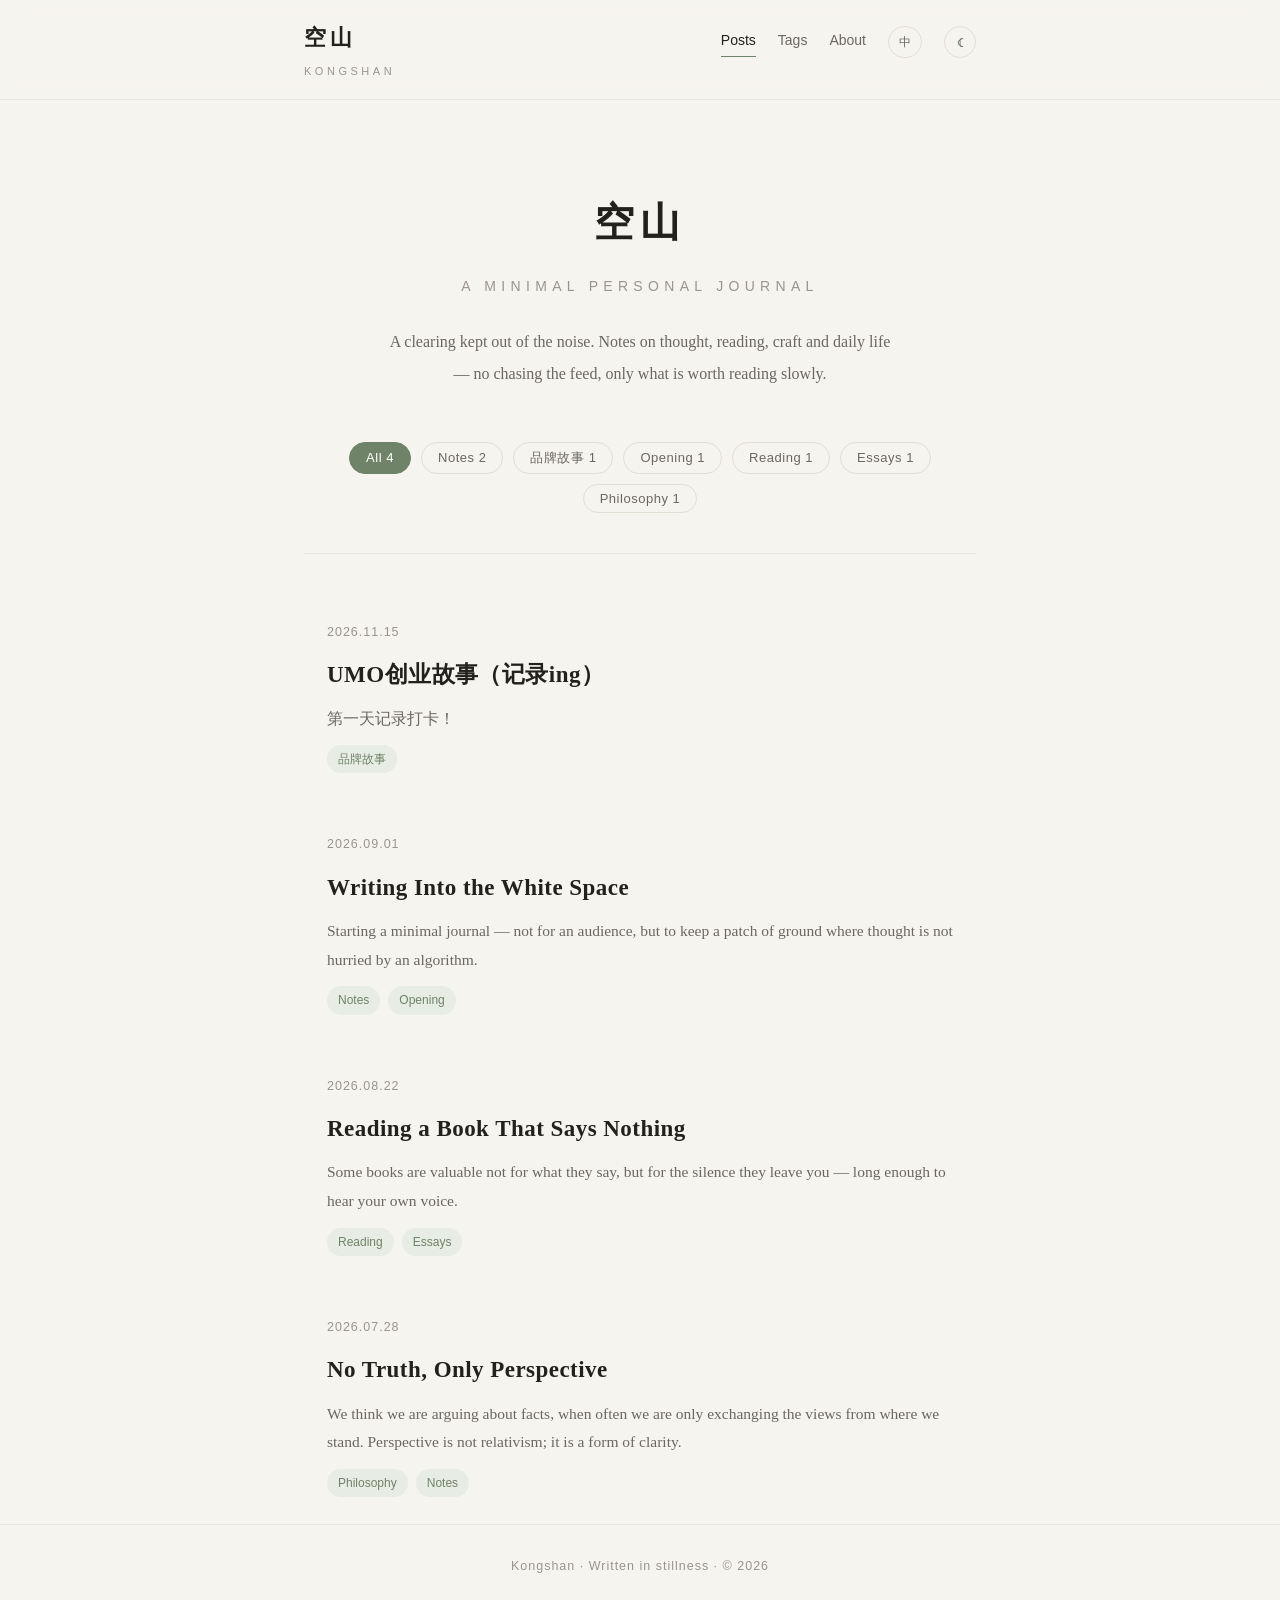
<file: index.html>
<!DOCTYPE html>
<html lang="zh-CN" data-theme="light">
<head>
  <meta charset="UTF-8">
  <meta name="viewport" content="width=device-width, initial-scale=1.0">
  <title data-i18n-title="title.home">空山 · 极简个人志</title>
  <meta name="description" content="一个人的极简个人志 —— 随想、阅读、技术与生活的留白处。" data-i18n-desc="desc.home">
  <link rel="stylesheet" href="assets/css/style.css?v=20261112">
</head>
<body>
  <div id="progress"></div>

  <header class="site-header">
    <nav>
      <a href="index.html" class="brand">空山<small>KONGSHAN</small></a>
      <div class="nav-links">
        <a href="index.html" class="active" data-i18n="nav.posts">文章</a>
        <a href="tags.html" data-i18n="nav.tags">标签</a>
        <a href="about.html" data-i18n="nav.about">关于</a>
        <button id="lang-toggle" class="lang-toggle" aria-label="切换语言" title="切换语言">EN</button>
        <button id="theme-toggle" aria-label="切换主题" title="切换主题">☾</button>
      </div>
    </nav>
  </header>

  <main>
    <section class="hero wrap">
      <h1 data-i18n="hero.title">空山</h1>
      <p class="tagline" data-i18n="hero.tagline">一 个 人 的 极 简 个 人 志</p>
      <p class="intro" data-i18n="hero.intro">在喧嚣里留一块空地。这里收着随想、阅读、技术与生活——不追热点，只写值得慢读的。</p>
    </section>

    <div class="wrap">
      <div class="filters" id="filters"><!-- 标签筛选由 JS 注入 --></div>
      <div class="post-list" id="post-list">
        <p class="empty" data-i18n="list.loading">正在载入文章…</p>
      </div>
    </div>
  </main>

  <footer class="site-footer">
    <span data-i18n="footer">空山 · 以静写心 · © 2026</span>
  </footer>

  <script src="assets/js/i18n.js"></script>
  <script src="assets/js/markdown.js"></script>
  <script src="assets/js/site.js"></script>
  <script src="assets/js/home.js?v=20261112"></script>
</body>
</html>
</file>
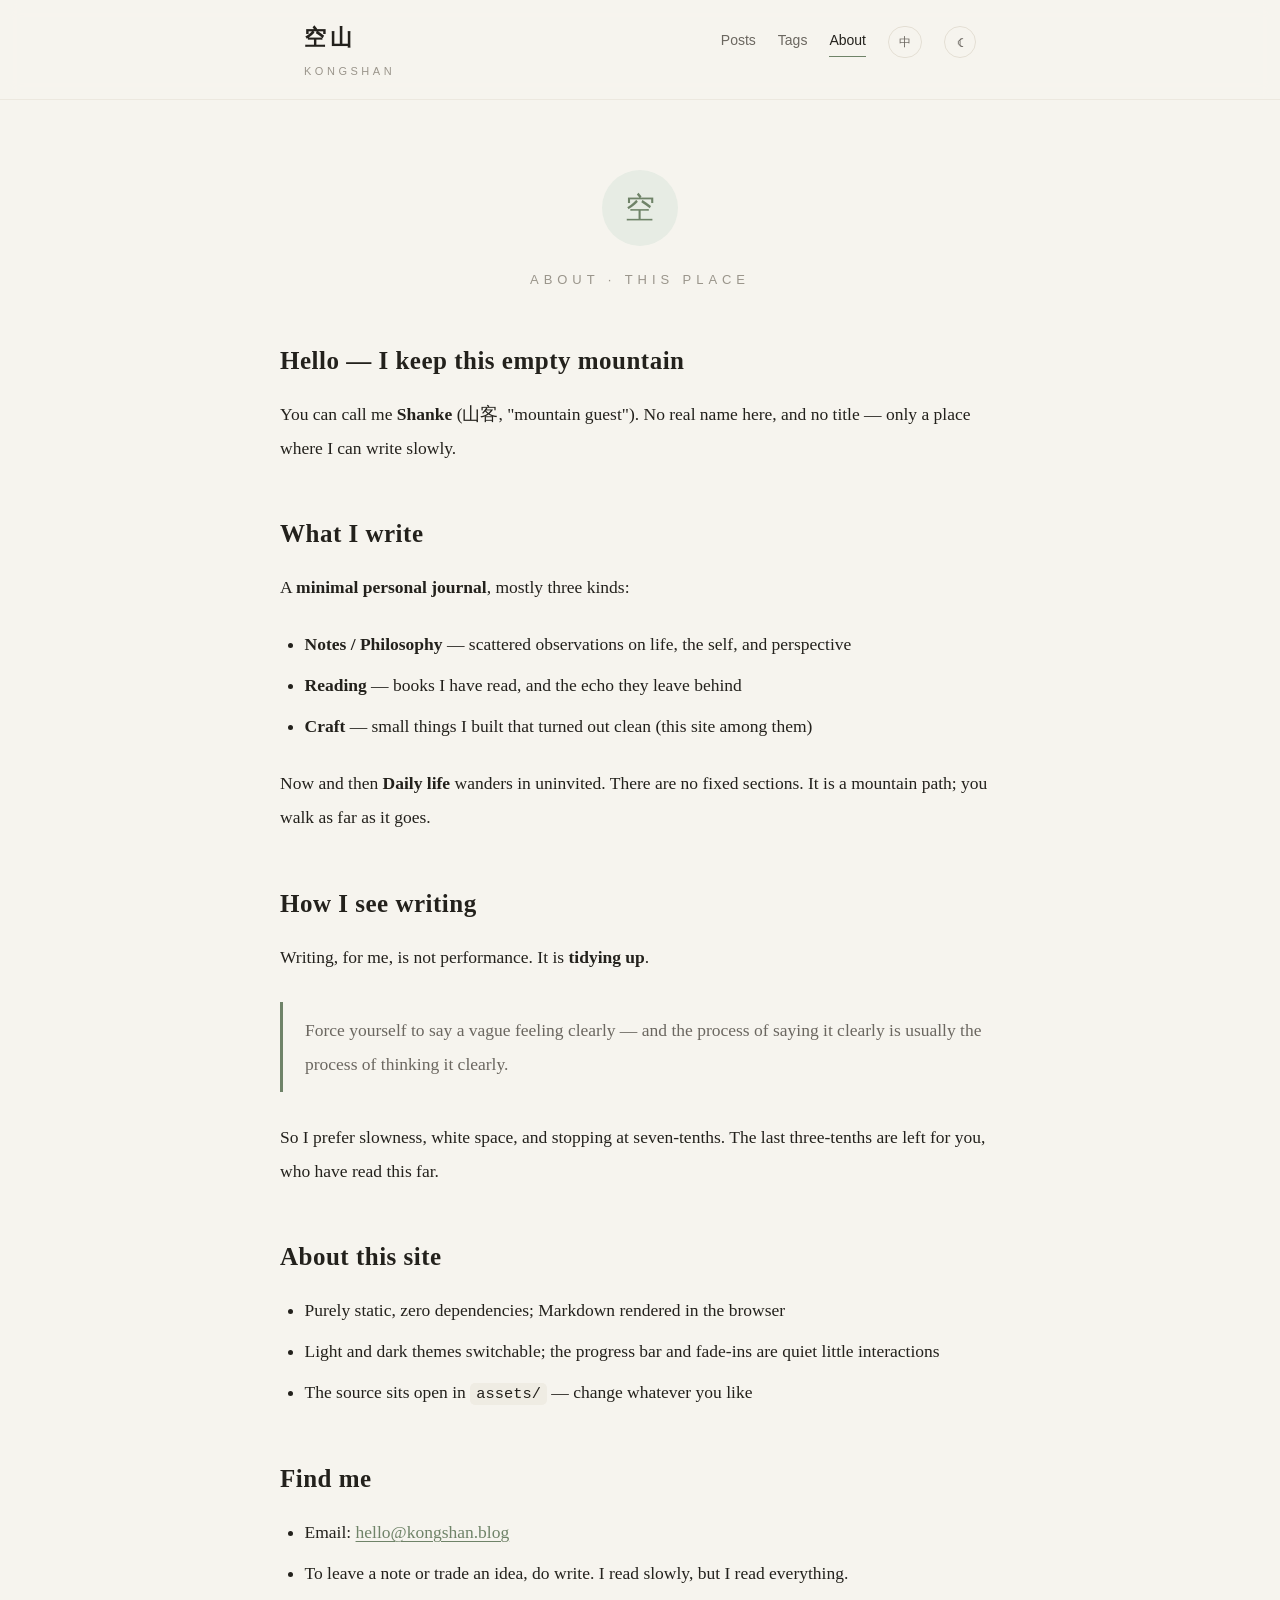
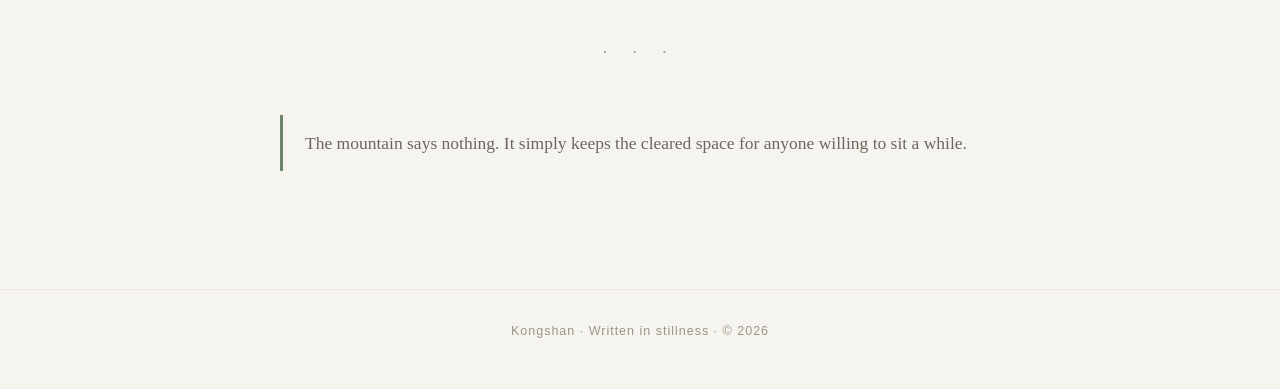
<file: about.html>
<!DOCTYPE html>
<html lang="zh-CN" data-theme="light">
<head>
  <meta charset="UTF-8">
  <meta name="viewport" content="width=device-width, initial-scale=1.0">
  <title data-i18n-title="title.about">关于 · 空山</title>
  <meta name="description" content="关于空山 · 极简个人志" data-i18n-desc="desc.about">
  <link rel="stylesheet" href="assets/css/style.css">
</head>
<body>
  <div id="progress"></div>

  <header class="site-header">
    <nav>
      <a href="index.html" class="brand">空山<small>KONGSHAN</small></a>
      <div class="nav-links">
        <a href="index.html" data-i18n="nav.posts">文章</a>
        <a href="tags.html" data-i18n="nav.tags">标签</a>
        <a href="about.html" class="active" data-i18n="nav.about">关于</a>
        <button id="lang-toggle" class="lang-toggle" aria-label="切换语言" title="切换语言">EN</button>
        <button id="theme-toggle" aria-label="切换主题" title="切换主题">☾</button>
      </div>
    </nav>
  </header>

  <main class="wrap about">
    <div class="avatar">空</div>
    <p class="who" data-i18n="about.eyebrow">ABOUT · 关 于 这 里</p>
    <article class="prose reveal" id="about-root">
      <p class="empty" data-i18n="about.loading">正在载入…</p>
    </article>
  </main>

  <footer class="site-footer">
    <span data-i18n="footer">空山 · 以静写心 · © 2026</span>
  </footer>

  <script src="assets/js/i18n.js"></script>
  <script src="assets/js/markdown.js"></script>
  <script src="assets/js/site.js"></script>
  <script src="assets/js/about.js"></script>
</body>
</html>
</file>
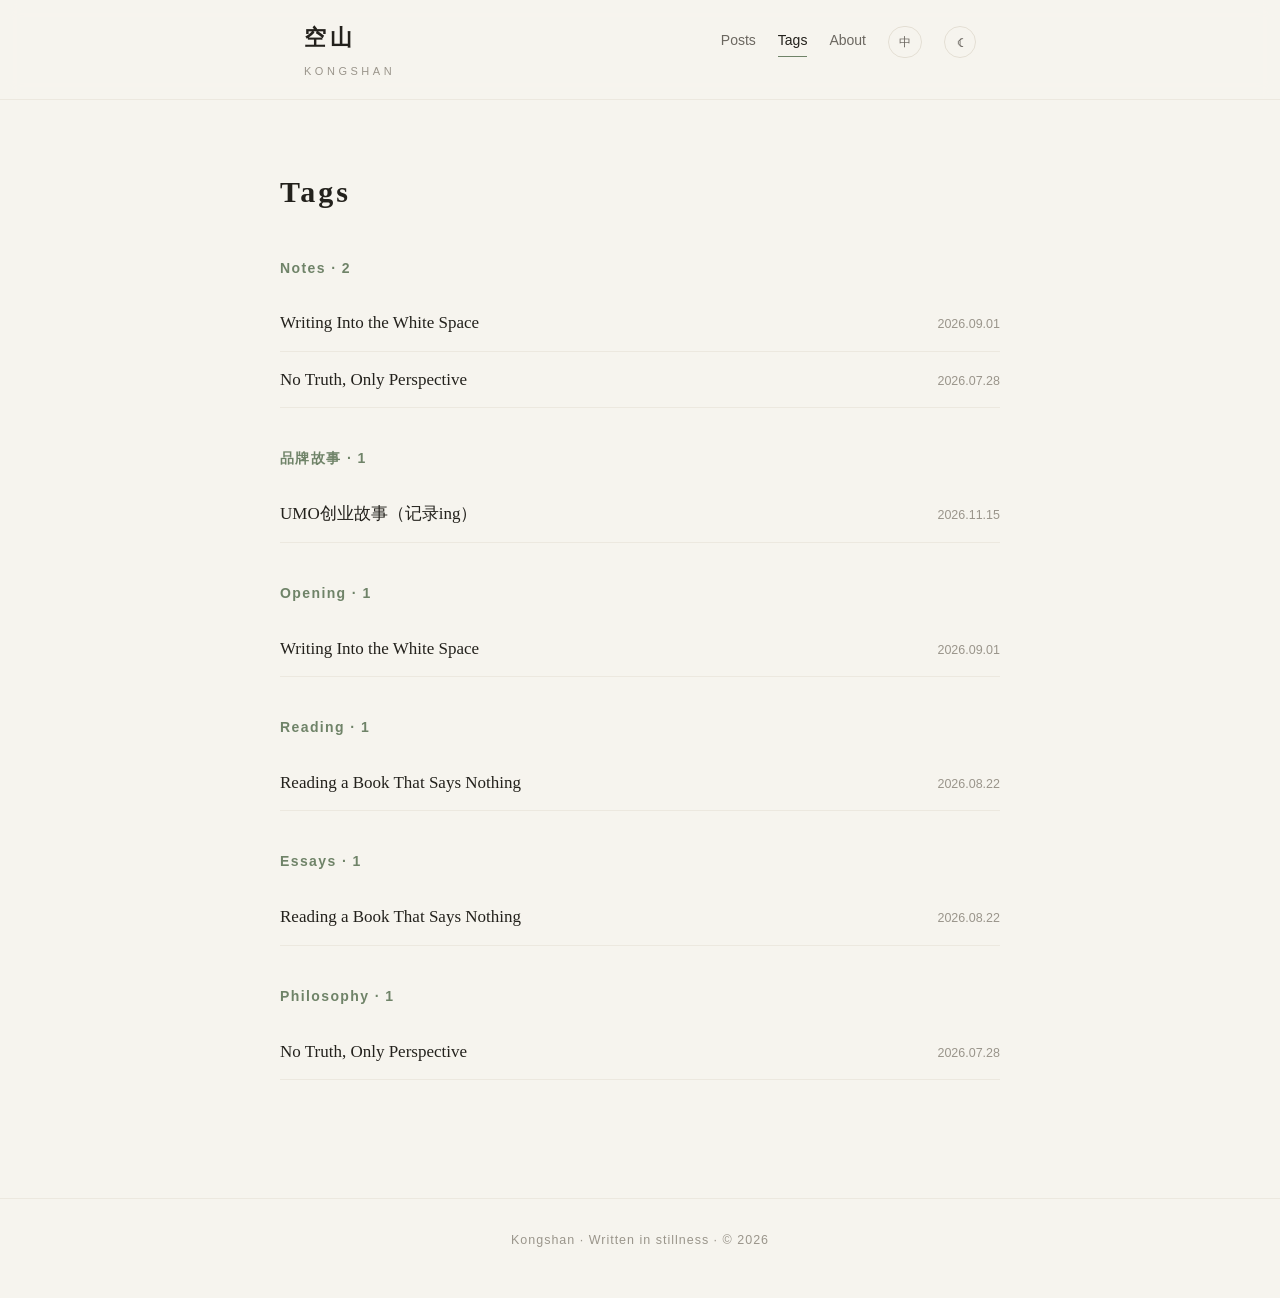
<file: tags.html>
<!DOCTYPE html>
<html lang="zh-CN" data-theme="light">
<head>
  <meta charset="UTF-8">
  <meta name="viewport" content="width=device-width, initial-scale=1.0">
  <title data-i18n-title="title.tags">标签 · 空山</title>
  <meta name="description" content="空山 · 文章标签分类" data-i18n-desc="desc.tags">
  <link rel="stylesheet" href="assets/css/style.css">
</head>
<body>
  <div id="progress"></div>

  <header class="site-header">
    <nav>
      <a href="index.html" class="brand">空山<small>KONGSHAN</small></a>
      <div class="nav-links">
        <a href="index.html" data-i18n="nav.posts">文章</a>
        <a href="tags.html" class="active" data-i18n="nav.tags">标签</a>
        <a href="about.html" data-i18n="nav.about">关于</a>
        <button id="lang-toggle" class="lang-toggle" aria-label="切换语言" title="切换语言">EN</button>
        <button id="theme-toggle" aria-label="切换主题" title="切换主题">☾</button>
      </div>
    </nav>
  </header>

  <main class="wrap tags-page">
    <h1 data-i18n="tags.title">标签</h1>
    <div id="tag-groups">
      <p class="empty" data-i18n="tags.loading">正在载入…</p>
    </div>
  </main>

  <footer class="site-footer">
    <span data-i18n="footer">空山 · 以静写心 · © 2026</span>
  </footer>

  <script src="assets/js/i18n.js"></script>
  <script src="assets/js/markdown.js"></script>
  <script src="assets/js/site.js"></script>
  <script src="assets/js/tags.js"></script>
</body>
</html>
</file>
<file: assets/css/style.css>
/* ===========================================================
   空山 · 极简个人志  —  禅意极简设计系统
   配色: 纸感暖白 / 墨色 / 单一点缀(苔绿)  ·  明/暗双主题
   =========================================================== */

:root {
  --paper: #f6f4ee;
  --paper-2: #efece3;
  --ink: #23211c;
  --ink-soft: #6b6760;
  --ink-faint: #9a958b;
  --line: #e3ded3;
  --line-soft: #ece8df;
  --accent: #6f8368;        /* 苔绿 */
  --accent-soft: #e7ece4;
  --shadow: 0 1px 2px rgba(35, 33, 28, .04), 0 8px 28px rgba(35, 33, 28, .05);
  --shadow-hover: 0 2px 6px rgba(35, 33, 28, .06), 0 14px 40px rgba(35, 33, 28, .08);
  --font-serif: "Noto Serif SC", "Songti SC", "STSong", "Source Han Serif SC", Georgia, "Times New Roman", serif;
  --font-sans: -apple-system, BlinkMacSystemFont, "PingFang SC", "Hiragino Sans GB", "Microsoft YaHei", "Segoe UI", sans-serif;
  --maxw: 720px;
  --ease: cubic-bezier(.22, .61, .36, 1);
}

[data-theme="dark"] {
  --paper: #1b1a17;
  --paper-2: #211f1b;
  --ink: #e9e5db;
  --ink-soft: #a8a299;
  --ink-faint: #75716a;
  --line: #322f29;
  --line-soft: #2a2823;
  --accent: #9bb38f;
  --accent-soft: #283126;
  --shadow: 0 1px 2px rgba(0, 0, 0, .25), 0 10px 30px rgba(0, 0, 0, .35);
  --shadow-hover: 0 2px 6px rgba(0, 0, 0, .3), 0 16px 44px rgba(0, 0, 0, .45);
}

* { box-sizing: border-box; }

html { scroll-behavior: smooth; }

body {
  margin: 0;
  background: var(--paper);
  color: var(--ink);
  font-family: var(--font-serif);
  font-size: 17px;
  line-height: 1.85;
  -webkit-font-smoothing: antialiased;
  text-rendering: optimizeLegibility;
  transition: background .4s var(--ease), color .4s var(--ease);
}

/* ---------- 阅读进度条 ---------- */
#progress {
  position: fixed;
  top: 0; left: 0;
  width: 100%; height: 2px;
  background: var(--accent);
  transform: scaleX(0);
  transform-origin: 0 50%;
  transition: transform .1s linear;
  z-index: 50;
  pointer-events: none;
}

/* ---------- 头部 / 导航 ---------- */
.site-header {
  position: sticky;
  top: 0;
  z-index: 40;
  background: color-mix(in srgb, var(--paper) 88%, transparent);
  backdrop-filter: saturate(140%) blur(10px);
  border-bottom: 1px solid var(--line-soft);
}
.site-header nav {
  max-width: var(--maxw);
  margin: 0 auto;
  padding: 18px 24px;
  display: flex;
  align-items: baseline;
  justify-content: space-between;
}
.brand {
  font-family: var(--font-serif);
  font-size: 22px;
  letter-spacing: .18em;
  font-weight: 600;
  color: var(--ink);
  text-decoration: none;
}
.brand small {
  display: block;
  font-family: var(--font-sans);
  font-size: 11px;
  letter-spacing: .32em;
  color: var(--ink-faint);
  margin-top: 2px;
  font-weight: 400;
}
.nav-links {
  display: flex;
  align-items: center;
  gap: 22px;
  font-family: var(--font-sans);
  font-size: 14px;
}
.nav-links a {
  color: var(--ink-soft);
  text-decoration: none;
  position: relative;
  padding-bottom: 3px;
  transition: color .25s var(--ease);
}
.nav-links a::after {
  content: "";
  position: absolute;
  left: 0; bottom: 0;
  width: 100%; height: 1px;
  background: var(--accent);
  transform: scaleX(0);
  transform-origin: 0 50%;
  transition: transform .3s var(--ease);
}
.nav-links a:hover,
.nav-links a.active { color: var(--ink); }
.nav-links a:hover::after,
.nav-links a.active::after { transform: scaleX(1); }
#theme-toggle,
.lang-toggle {
  background: none;
  border: 1px solid var(--line);
  color: var(--ink-soft);
  width: 32px; height: 32px;
  border-radius: 50%;
  cursor: pointer;
  font-size: 14px;
  line-height: 1;
  transition: all .25s var(--ease);
}
#theme-toggle:hover,
.lang-toggle:hover { color: var(--ink); border-color: var(--ink-faint); }

/* 语言切换: "中 / EN" 两字符, 胶囊形 */
.lang-toggle {
  width: auto;
  min-width: 34px;
  padding: 0 9px;
  border-radius: 16px;
  font-family: var(--font-sans);
  font-size: 12px;
  letter-spacing: .04em;
}

/* ---------- 布局容器 ---------- */
.wrap {
  max-width: var(--maxw);
  margin: 0 auto;
  padding: 0 24px;
}
main { min-height: 60vh; }

/* ---------- 首页 hero ---------- */
.hero {
  padding: 86px 0 44px;
  text-align: center;
}
.hero h1 {
  font-size: 40px;
  letter-spacing: .14em;
  margin: 0 0 14px;
  font-weight: 600;
}
.hero .tagline {
  font-family: var(--font-sans);
  font-size: 14px;
  letter-spacing: .26em;
  color: var(--ink-faint);
  margin: 0;
}
/* 英文用常规写法 + 稍宽字距, 保持同样的疏朗感 */
html[lang="en"] .hero .tagline { letter-spacing: .38em; }
.hero .intro {
  max-width: 520px;
  margin: 26px auto 0;
  color: var(--ink-soft);
  font-size: 16px;
  line-height: 2;
}

/* ---------- 标签筛选 ---------- */
.filters {
  display: flex;
  flex-wrap: wrap;
  gap: 10px;
  justify-content: center;
  padding: 8px 0 40px;
  border-bottom: 1px solid var(--line-soft);
  margin-bottom: 40px;
}
.pill {
  font-family: var(--font-sans);
  font-size: 13px;
  letter-spacing: .04em;
  color: var(--ink-soft);
  background: transparent;
  border: 1px solid var(--line);
  border-radius: 999px;
  padding: 6px 16px;
  cursor: pointer;
  transition: all .25s var(--ease);
}
.pill:hover { color: var(--ink); border-color: var(--ink-faint); }
.pill.active {
  color: #fff;
  background: var(--accent);
  border-color: var(--accent);
}
[data-theme="dark"] .pill.active { color: #15140f; }

/* ---------- 文章列表 ---------- */
.post-list { display: flex; flex-direction: column; gap: 6px; }
.post-card {
  display: block;
  text-decoration: none;
  color: inherit;
  padding: 26px 22px;
  border-radius: 12px;
  border: 1px solid transparent;
  transition: background .3s var(--ease), border-color .3s var(--ease), transform .3s var(--ease), box-shadow .3s var(--ease);
}
.post-card:hover {
  background: var(--paper-2);
  border-color: var(--line);
  box-shadow: var(--shadow-hover);
  transform: translateY(-2px);
}
.post-card .meta {
  font-family: var(--font-sans);
  font-size: 12.5px;
  letter-spacing: .08em;
  color: var(--ink-faint);
  display: flex;
  gap: 14px;
  align-items: center;
}
.post-card h2 {
  font-size: 23px;
  margin: 10px 0 8px;
  font-weight: 600;
  letter-spacing: .02em;
}
.post-card h2 a { color: inherit; text-decoration: none; }
.post-card .excerpt {
  color: var(--ink-soft);
  font-size: 15.5px;
  margin: 0 0 12px;
  display: -webkit-box;
  -webkit-line-clamp: 2;
  -webkit-box-orient: vertical;
  overflow: hidden;
}
.post-card .tags { display: flex; flex-wrap: wrap; gap: 8px; }
.tag {
  font-family: var(--font-sans);
  font-size: 12px;
  color: var(--accent);
  background: var(--accent-soft);
  padding: 3px 11px;
  border-radius: 999px;
  text-decoration: none;
  transition: opacity .2s var(--ease);
}
.tag:hover { opacity: .75; }

.empty {
  text-align: center;
  color: var(--ink-faint);
  padding: 60px 0;
  font-family: var(--font-sans);
}

/* ---------- 文章详情 ---------- */
.article { padding: 56px 0 80px; }
.article .back {
  font-family: var(--font-sans);
  font-size: 13px;
  color: var(--ink-soft);
  text-decoration: none;
  letter-spacing: .06em;
}
.article .back:hover { color: var(--ink); }
.article-head { margin: 22px 0 36px; }
.article-head .meta {
  font-family: var(--font-sans);
  font-size: 13px;
  letter-spacing: .08em;
  color: var(--ink-faint);
  display: flex;
  gap: 14px;
  flex-wrap: wrap;
  align-items: center;
}
.article-head h1 {
  font-size: 34px;
  line-height: 1.4;
  letter-spacing: .02em;
  margin: 14px 0 16px;
  font-weight: 600;
}
.article-head .tags { display: flex; gap: 8px; flex-wrap: wrap; margin-top: 16px; }
.divider {
  border: none;
  border-top: 1px solid var(--line-soft);
  margin: 0 0 36px;
}

/* Markdown 正文排版 */
.prose { font-size: 17.5px; line-height: 1.95; }
.prose h1, .prose h2, .prose h3, .prose h4 {
  font-weight: 600;
  line-height: 1.5;
  margin: 2em 0 .7em;
  letter-spacing: .02em;
}
.prose h2 { font-size: 25px; }
.prose h3 { font-size: 21px; }
.prose h4 { font-size: 18px; }
.prose p { margin: 0 0 1.3em; }
.prose a { color: var(--accent); text-underline-offset: 3px; text-decoration-thickness: 1px; }
.prose strong { font-weight: 700; }
.prose em { font-style: italic; }
.prose ul, .prose ol { padding-left: 1.4em; margin: 0 0 1.3em; }
.prose li { margin: .4em 0; }
.prose blockquote {
  margin: 1.6em 0;
  padding: 4px 0 4px 22px;
  border-left: 3px solid var(--accent);
  color: var(--ink-soft);
  font-style: normal;
}
.prose blockquote p { margin: .4em 0; }
.prose code {
  font-family: "SFMono-Regular", "JetBrains Mono", Consolas, monospace;
  font-size: .88em;
  background: var(--paper-2);
  padding: 2px 6px;
  border-radius: 5px;
}
.prose pre {
  background: var(--paper-2);
  border: 1px solid var(--line);
  border-radius: 10px;
  padding: 18px 20px;
  overflow-x: auto;
  margin: 1.6em 0;
  line-height: 1.7;
}
.prose pre code {
  background: none;
  padding: 0;
  font-size: 14px;
}
.prose img { max-width: 100%; border-radius: 10px; margin: 1.2em 0; }
.prose hr {
  border: none;
  text-align: center;
  margin: 2.6em 0;
}
.prose hr::before {
  content: "·  ·  ·";
  letter-spacing: .6em;
  color: var(--ink-faint);
}
.prose del { color: var(--ink-faint); }

/* ---------- 关于页 ---------- */
.about { padding: 70px 0 90px; }
.about .avatar {
  width: 76px; height: 76px;
  border-radius: 50%;
  background: var(--accent-soft);
  display: grid;
  place-items: center;
  font-family: var(--font-serif);
  font-size: 30px;
  color: var(--accent);
  margin: 0 auto 22px;
}
.about .who {
  text-align: center;
  font-family: var(--font-sans);
  font-size: 13px;
  letter-spacing: .26em;
  color: var(--ink-faint);
  margin: 0 0 40px;
}
html[lang="en"] .about .who { letter-spacing: .38em; }

/* ---------- 标签聚合页 ---------- */
.tags-page { padding: 64px 0 80px; }
.tags-page h1 {
  font-size: 30px;
  letter-spacing: .1em;
  margin: 0 0 36px;
  font-weight: 600;
}
.tag-group { margin-bottom: 38px; }
.tag-group > h3 {
  font-family: var(--font-sans);
  font-size: 14px;
  letter-spacing: .1em;
  color: var(--accent);
  margin: 0 0 14px;
  font-weight: 600;
}
.tag-group ul { list-style: none; padding: 0; margin: 0; }
.tag-group li {
  padding: 12px 0;
  border-bottom: 1px solid var(--line-soft);
}
.tag-group li a {
  color: var(--ink);
  text-decoration: none;
  display: flex;
  justify-content: space-between;
  align-items: baseline;
  gap: 16px;
}
.tag-group li a:hover .t { color: var(--accent); }
.tag-group .t { font-size: 17px; }
.tag-group .d {
  font-family: var(--font-sans);
  font-size: 12.5px;
  color: var(--ink-faint);
  white-space: nowrap;
}

/* ---------- 滚动淡入 ---------- */
.reveal {
  opacity: 0;
  transform: translateY(16px);
  transition: opacity .7s var(--ease), transform .7s var(--ease);
}
.reveal.in { opacity: 1; transform: none; }

/* ---------- 页脚 ---------- */
.site-footer {
  border-top: 1px solid var(--line-soft);
  padding: 30px 24px 46px;
  text-align: center;
  font-family: var(--font-sans);
  font-size: 12.5px;
  letter-spacing: .08em;
  color: var(--ink-faint);
}

/* ---------- 响应式 ---------- */
@media (max-width: 600px) {
  body { font-size: 16px; }
  .hero { padding: 56px 0 30px; }
  .hero h1 { font-size: 30px; }
  .article-head h1 { font-size: 27px; }
  .nav-links { gap: 16px; }
  .brand { font-size: 19px; }
}

@media (prefers-reduced-motion: reduce) {
  .reveal { opacity: 1; transform: none; transition: none; }
  html { scroll-behavior: auto; }
}
</file>
